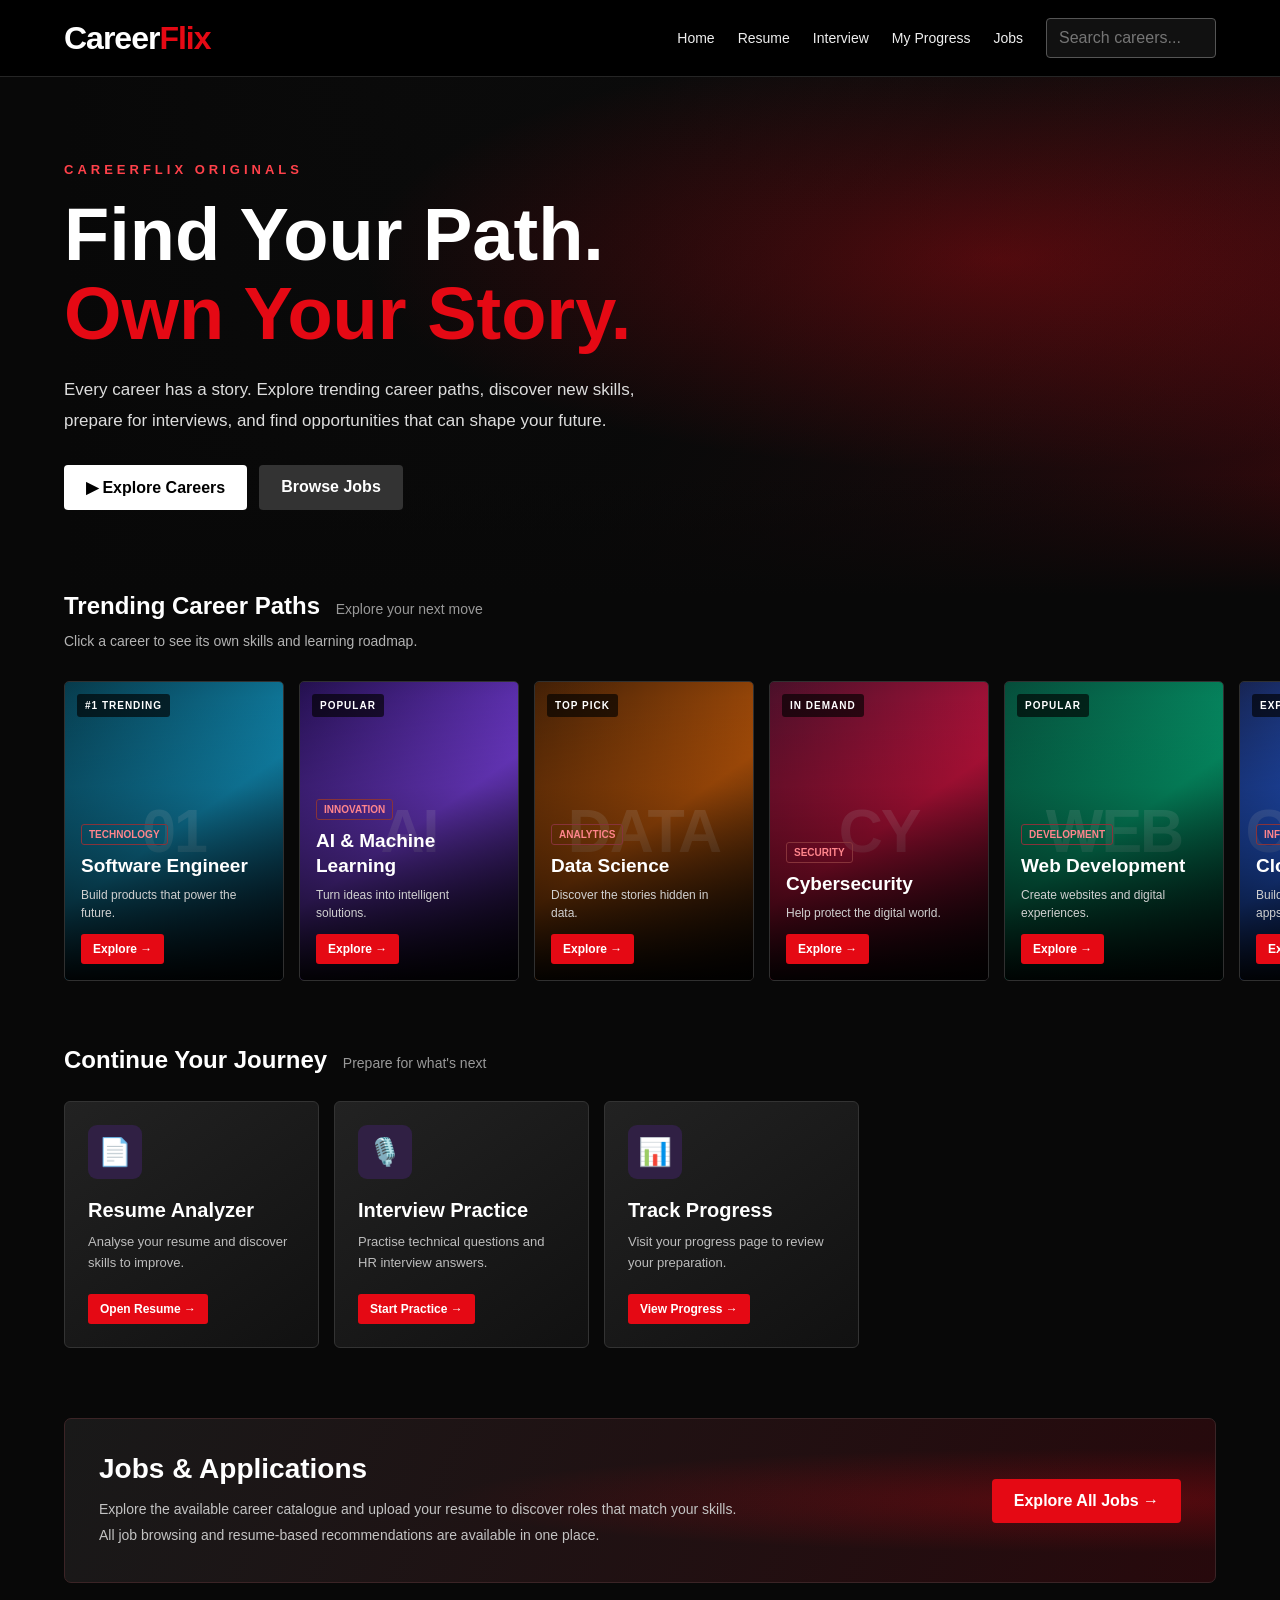
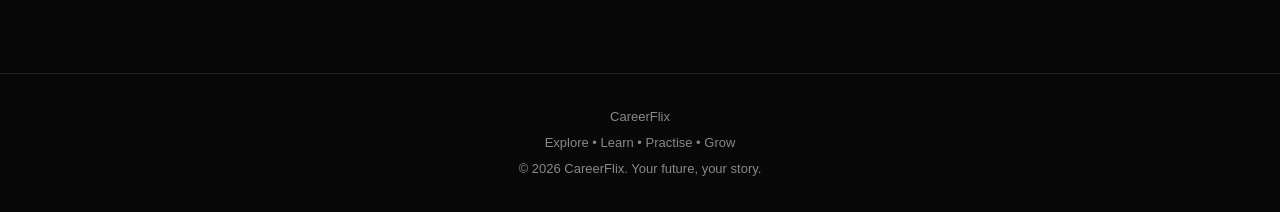
<file: Templates/index.html>
<!DOCTYPE html>
<html lang="en">
<head>
    <meta charset="UTF-8">
    <meta name="viewport" content="width=device-width, initial-scale=1.0">
    <title>CareerFlix | Explore Your Future</title>

    <style>
        * {
            margin: 0;
            padding: 0;
            box-sizing: border-box;
        }

        :root {
            --red: #e50914;
            --black: #080808;
            --card: #181818;
            --muted: #b3b3b3;
            --white: #ffffff;
        }

        html {
            scroll-behavior: smooth;
        }

        body {
            background: var(--black);
            color: var(--white);
            font-family: Arial, Helvetica, sans-serif;
            overflow-x: hidden;
        }

        body.modal-open {
            overflow: hidden;
        }

        a {
            color: inherit;
            text-decoration: none;
        }

        button, input {
            font: inherit;
        }

        button:focus-visible,
        a:focus-visible,
        .career-poster:focus-visible {
            outline: 2px solid #ff626b;
            outline-offset: 3px;
        }

        /* NAVIGATION */

        .navbar {
            position: sticky;
            top: 0;
            z-index: 100;
            display: flex;
            align-items: center;
            justify-content: space-between;
            flex-wrap: wrap;
            gap: 20px;
            padding: 18px 5%;
            background: rgba(0, 0, 0, 0.97);
            border-bottom: 1px solid #252525;
        }

        .logo {
            font-size: 32px;
            font-weight: 900;
            letter-spacing: -1px;
            white-space: nowrap;
        }

        .logo span {
            color: var(--red);
        }

        .nav-links {
            display: flex;
            align-items: center;
            justify-content: flex-end;
            flex-wrap: wrap;
            gap: 23px;
        }

        .nav-links a {
            color: #eeeeee;
            font-size: 14px;
            transition: color 0.2s;
        }

        .nav-links a:hover {
            color: #ff414a;
        }

        .search-box {
            width: 170px;
            padding: 10px 12px;
            background: #111111;
            color: white;
            border: 1px solid #555555;
            border-radius: 4px;
            outline: none;
        }

        .search-box:focus {
            border-color: white;
        }

        /* HERO BANNER */

        .hero {
            min-height: 500px;
            display: flex;
            align-items: center;
            padding: 85px 5%;
            position: relative;
            background:
                radial-gradient(
                    ellipse at 78% 35%,
                    rgba(229, 9, 20, 0.30),
                    transparent 45%
                ),
                linear-gradient(
                    90deg,
                    #080808 5%,
                    rgba(8, 8, 8, 0.84) 50%,
                    rgba(8, 8, 8, 0.3)
                ),
                linear-gradient(
                    135deg,
                    #292929,
                    #101010 55%,
                    #43080d
                );
        }

        .hero::after {
            content: "";
            position: absolute;
            bottom: 0;
            left: 0;
            right: 0;
            height: 120px;
            background: linear-gradient(transparent, #080808);
            pointer-events: none;
        }

        .hero-content {
            position: relative;
            z-index: 2;
            max-width: 680px;
        }

        .hero-label {
            color: #ff414a;
            font-size: 13px;
            font-weight: bold;
            letter-spacing: 4px;
            text-transform: uppercase;
            margin-bottom: 18px;
        }

        .hero h1 {
            font-size: clamp(42px, 6vw, 74px);
            font-weight: 900;
            line-height: 1.07;
            margin-bottom: 22px;
        }

        .hero h1 span {
            color: var(--red);
        }

        .hero p {
            max-width: 580px;
            color: #dddddd;
            font-size: 17px;
            line-height: 1.8;
            margin-bottom: 28px;
        }

        .hero-buttons {
            display: flex;
            flex-wrap: wrap;
            gap: 12px;
        }

        .button {
            display: inline-block;
            padding: 13px 22px;
            background: var(--red);
            color: white;
            border: none;
            border-radius: 4px;
            font-weight: bold;
            cursor: pointer;
            transition: background 0.2s, transform 0.2s;
        }

        .button:hover {
            background: #b20710;
            transform: translateY(-2px);
        }

        .button-white {
            background: white;
            color: black;
        }

        .button-white:hover {
            background: #dddddd;
        }

        .button-grey {
            background: #333333;
            color: white;
        }

        .button-grey:hover {
            background: #494949;
        }

        /* CONTENT SECTIONS */

        .content {
            position: relative;
            z-index: 2;
            margin-top: -28px;
            padding-bottom: 45px;
        }

        .career-section {
            margin: 25px 0 40px;
            padding-left: 5%;
        }

        .section-heading {
            font-size: 24px;
            margin-bottom: 17px;
        }

        .section-subtitle {
            color: #999999;
            font-size: 14px;
            font-weight: normal;
            margin-left: 9px;
        }

        .section-description {
            color: var(--muted);
            font-size: 14px;
            line-height: 1.7;
            margin-top: -7px;
            margin-bottom: 18px;
        }

        /* HORIZONTAL POSTER ROW */

        .poster-row {
            display: flex;
            gap: 15px;
            overflow-x: auto;
            overflow-y: hidden;
            padding: 10px 5% 25px 0;
            scrollbar-width: thin;
            scrollbar-color: #555555 transparent;
        }

        .poster-row::-webkit-scrollbar {
            height: 6px;
        }

        .poster-row::-webkit-scrollbar-thumb {
            background: #555555;
            border-radius: 10px;
        }

        /* POSTER CARDS */

        .poster {
            flex: 0 0 220px;
            height: 300px;
            position: relative;
            isolation: isolate;
            overflow: hidden;
            border-radius: 5px;
            border: 1px solid #303030;
            background: #181818;
            transition:
                transform 0.25s,
                border-color 0.25s,
                box-shadow 0.25s;
        }

        .career-poster {
            cursor: pointer;
        }

        .poster:hover {
            transform: scale(1.04);
            border-color: var(--red);
            box-shadow: 0 10px 28px rgba(0, 0, 0, 0.65);
            z-index: 5;
        }

        .poster-art {
            position: absolute;
            inset: 0;
            z-index: 0;
            display: flex;
            align-items: center;
            justify-content: center;
            color: rgba(255, 255, 255, 0.15);
            font-size: 61px;
            font-weight: 900;
            letter-spacing: -2px;
            pointer-events: none;
        }

        .poster-art::after {
            content: "";
            position: absolute;
            inset: 0;
            background: linear-gradient(
                to bottom,
                rgba(0, 0, 0, 0.02) 5%,
                rgba(0, 0, 0, 0.20) 35%,
                rgba(0, 0, 0, 0.97) 100%
            );
        }

        .art-blue {
            background: linear-gradient(145deg, #073b4c, #118ab2, #061b2b);
        }

        .art-purple {
            background: linear-gradient(145deg, #24104f, #713bd0, #130825);
        }

        .art-orange {
            background: linear-gradient(145deg, #422006, #b45309, #1c1007);
        }

        .art-green {
            background: linear-gradient(145deg, #064e3b, #059669, #022c22);
        }

        .art-red {
            background: linear-gradient(145deg, #4a102a, #be123c, #1f0711);
        }

        .art-cyan {
            background: linear-gradient(145deg, #164e63, #06b6d4, #083344);
        }

        .art-navy {
            background: linear-gradient(145deg, #172554, #2563eb, #08102b);
        }

        .art-grey {
            background: linear-gradient(145deg, #292524, #78716c, #171717);
        }

        .poster-badge {
            position: absolute;
            top: 12px;
            left: 12px;
            z-index: 2;
            padding: 6px 8px;
            border-radius: 3px;
            background: rgba(0, 0, 0, 0.65);
            font-size: 10px;
            font-weight: bold;
            letter-spacing: 1px;
            pointer-events: none;
        }

        .poster-info {
            position: absolute;
            left: 0;
            right: 0;
            bottom: 0;
            z-index: 2;
            padding: 16px;
            pointer-events: none;
        }

        .poster-tag {
            display: inline-block;
            color: #ff858c;
            border: 1px solid #87333a;
            border-radius: 3px;
            padding: 4px 7px;
            margin-bottom: 9px;
            font-size: 10px;
            font-weight: bold;
            text-transform: uppercase;
        }

        .poster-info h3 {
            font-size: 19px;
            line-height: 1.3;
            margin-bottom: 8px;
        }

        .poster-info p {
            color: #d0d0d0;
            font-size: 12px;
            line-height: 1.5;
        }

        .poster-action {
            display: inline-block;
            margin-top: 12px;
            padding: 8px 12px;
            border-radius: 3px;
            background: var(--red);
            color: white;
            font-size: 12px;
            font-weight: bold;
        }

        /* KEEP HIDDEN CARDS HIDDEN DURING SEARCH */

        .poster[hidden],
        .career-section[hidden] {
            display: none !important;
        }

        /* CONTINUE YOUR JOURNEY */

        .tool-card {
            flex: 0 0 255px;
            min-height: 240px;
            padding: 23px;
            background: linear-gradient(145deg, #222222, #111111);
            border: 1px solid #333333;
            border-radius: 6px;
            transition: transform 0.25s, border-color 0.25s;
        }

        .tool-card:hover {
            transform: translateY(-4px);
            border-color: var(--red);
        }

        .tool-icon {
            width: 54px;
            height: 54px;
            display: flex;
            align-items: center;
            justify-content: center;
            margin-bottom: 20px;
            background: #302044;
            border-radius: 9px;
            font-size: 27px;
        }

        .tool-card h3 {
            font-size: 20px;
            margin-bottom: 10px;
        }

        .tool-card p {
            min-height: 45px;
            color: #bdbdbd;
            font-size: 13px;
            line-height: 1.6;
        }

        .tool-card .poster-action {
            margin-top: 17px;
        }

        /* ONE CENTRAL JOBS SECTION */

        .jobs-banner {
            margin: 45px 5%;
            padding: 34px;
            border: 1px solid #3b2426;
            border-radius: 7px;
            background:
                radial-gradient(
                    ellipse at 90% 50%,
                    rgba(229, 9, 20, 0.25),
                    transparent 45%
                ),
                linear-gradient(115deg, #191919, #27090c);
            display: flex;
            align-items: center;
            justify-content: space-between;
            gap: 25px;
        }

        .jobs-banner h2 {
            font-size: 28px;
            margin-bottom: 12px;
        }

        .jobs-banner p {
            max-width: 650px;
            color: #c3c3c3;
            font-size: 14px;
            line-height: 1.8;
        }

        .jobs-banner .button {
            flex-shrink: 0;
            white-space: nowrap;
        }

        /* POPUP BACKDROP */

        .career-modal {
            display: none;
            position: fixed;
            inset: 0;
            z-index: 1000;
            padding: 20px;
            overflow-y: auto;
            background: rgba(0, 0, 0, 0.88);
            align-items: center;
            justify-content: center;
        }

        .career-modal.open {
            display: flex;
        }

        .career-modal-content {
            position: relative;
            width: 100%;
            max-width: 700px;
            max-height: calc(100vh - 40px);
            overflow-y: auto;
            padding: 32px;
            border: 1px solid #414141;
            border-top: 4px solid var(--red);
            border-radius: 8px;
            background: #181818;
            box-shadow: 0 20px 70px rgba(0, 0, 0, 0.85);
            animation: popupIn 0.22s ease-out;
        }

        @keyframes popupIn {
            from {
                opacity: 0;
                transform: translateY(12px) scale(0.98);
            }

            to {
                opacity: 1;
                transform: translateY(0) scale(1);
            }
        }

        .career-close {
            position: absolute;
            right: 16px;
            top: 16px;
            width: 40px;
            height: 40px;
            border: none;
            border-radius: 50%;
            background: #333333;
            color: white;
            font-size: 26px;
            cursor: pointer;
        }

        .career-close:hover {
            background: var(--red);
        }

        .modal-category {
            color: #ff5d67;
            font-size: 12px;
            font-weight: bold;
            letter-spacing: 2px;
            margin: 8px 45px 12px 0;
        }

        .career-modal-content h2 {
            font-size: 32px;
            line-height: 1.25;
            margin-bottom: 13px;
            padding-right: 25px;
        }

        .modal-description {
            color: #cccccc;
            font-size: 15px;
            line-height: 1.8;
        }

        .career-modal-content h3 {
            font-size: 18px;
            margin: 25px 0 13px;
        }

        .career-skills {
            display: flex;
            flex-wrap: wrap;
            gap: 9px;
        }

        .career-skills span {
            padding: 8px 12px;
            border-radius: 20px;
            border: 1px solid #424242;
            background: #292929;
            color: #eeeeee;
            font-size: 13px;
        }

        .career-roadmap {
            padding-left: 23px;
            color: #dddddd;
            line-height: 1.9;
        }

        .career-roadmap li {
            padding-left: 4px;
            margin-bottom: 5px;
        }

        .career-actions {
            display: flex;
            flex-wrap: wrap;
            gap: 12px;
            margin-top: 28px;
        }

        /* FOOTER */

        footer {
            padding: 30px 5%;
            border-top: 1px solid #252525;
            text-align: center;
            color: #888888;
            font-size: 13px;
            line-height: 2;
        }

        /* RESPONSIVE */

        @media (max-width: 900px) {
            .navbar {
                padding: 16px 4%;
            }

            .nav-links {
                gap: 14px;
            }

            .search-box {
                width: 140px;
            }

            .poster {
                flex-basis: 195px;
                height: 280px;
            }

            .tool-card {
                flex-basis: 230px;
            }
        }

        @media (max-width: 650px) {
            .navbar {
                align-items: flex-start;
                flex-direction: column;
                gap: 15px;
            }

            .logo {
                font-size: 28px;
            }

            .nav-links {
                justify-content: flex-start;
                gap: 13px;
            }

            .nav-links a {
                font-size: 12px;
            }

            .search-box {
                max-width: 190px;
            }

            .hero {
                min-height: 530px;
                padding: 130px 5% 85px;
            }

            .hero p {
                font-size: 15px;
            }

            .section-heading {
                font-size: 20px;
            }

            .section-subtitle {
                display: block;
                margin: 7px 0 0;
            }

            .poster {
                flex-basis: 170px;
                height: 255px;
            }

            .poster-info {
                padding: 12px;
            }

            .poster-info h3 {
                font-size: 16px;
            }

            .poster-art {
                font-size: 47px;
            }

            .jobs-banner {
                margin: 35px 4%;
                padding: 25px;
                align-items: flex-start;
                flex-direction: column;
            }

            .jobs-banner h2 {
                font-size: 23px;
            }

            .career-modal {
                padding: 12px;
            }

            .career-modal-content {
                max-height: calc(100vh - 24px);
                padding: 25px 19px;
            }

            .career-modal-content h2 {
                font-size: 25px;
            }

            .career-actions .button {
                width: 100%;
                text-align: center;
            }
        }
    </style>
</head>

<body>

    <!-- NAVIGATION -->

    <header class="navbar">

        <a href="/" class="logo">
            Career<span>Flix</span>
        </a>

        <nav class="nav-links">
            <a href="/">Home</a>
            <a href="/resume">Resume</a>
            <a href="/interview">Interview</a>
            <a href="/progress">My Progress</a>
            <a href="/jobs">Jobs</a>

            <input
                type="search"
                id="careerSearch"
                class="search-box"
                placeholder="Search careers..."
                aria-label="Search career cards"
            >
        </nav>

    </header>

    <!-- HERO BANNER -->

    <section class="hero">

        <div class="hero-content">

            <div class="hero-label">
                CareerFlix Originals
            </div>

            <h1>
                Find Your Path.<br>
                <span>Own Your Story.</span>
            </h1>

            <p>
                Every career has a story. Explore trending career paths,
                discover new skills, prepare for interviews, and find
                opportunities that can shape your future.
            </p>

            <div class="hero-buttons">

                <a href="#trending" class="button button-white">
                    ▶ Explore Careers
                </a>

                <a href="/jobs" class="button button-grey">
                    Browse Jobs
                </a>

            </div>

        </div>

    </section>

    <main class="content">

        <!-- TRENDING CAREER PATHS -->

        <section class="career-section" id="trending">

            <h2 class="section-heading">
                Trending Career Paths
                <span class="section-subtitle">Explore your next move</span>
            </h2>

            <p class="section-description">
                Click a career to see its own skills and learning roadmap.
            </p>

            <div class="poster-row">

                <article class="poster career-poster"
                    data-career="software-engineer"
                    data-search="software engineer programming coding"
                    tabindex="0" role="button"
                    aria-label="View Software Engineer details">

                    <div class="poster-art art-blue">01</div>
                    <div class="poster-badge">#1 TRENDING</div>

                    <div class="poster-info">
                        <span class="poster-tag">Technology</span>
                        <h3>Software Engineer</h3>
                        <p>Build products that power the future.</p>
                        <span class="poster-action">Explore →</span>
                    </div>
                </article>

                <article class="poster career-poster"
                    data-career="ai-ml"
                    data-search="AI artificial intelligence machine learning"
                    tabindex="0" role="button"
                    aria-label="View AI and Machine Learning details">

                    <div class="poster-art art-purple">AI</div>
                    <div class="poster-badge">POPULAR</div>

                    <div class="poster-info">
                        <span class="poster-tag">Innovation</span>
                        <h3>AI &amp; Machine Learning</h3>
                        <p>Turn ideas into intelligent solutions.</p>
                        <span class="poster-action">Explore →</span>
                    </div>
                </article>

                <article class="poster career-poster"
                    data-career="data-science"
                    data-search="data science data analyst analytics"
                    tabindex="0" role="button"
                    aria-label="View Data Science details">

                    <div class="poster-art art-orange">DATA</div>
                    <div class="poster-badge">TOP PICK</div>

                    <div class="poster-info">
                        <span class="poster-tag">Analytics</span>
                        <h3>Data Science</h3>
                        <p>Discover the stories hidden in data.</p>
                        <span class="poster-action">Explore →</span>
                    </div>
                </article>

                <article class="poster career-poster"
                    data-career="cybersecurity"
                    data-search="cybersecurity security ethical hacking"
                    tabindex="0" role="button"
                    aria-label="View Cybersecurity details">

                    <div class="poster-art art-red">CY</div>
                    <div class="poster-badge">IN DEMAND</div>

                    <div class="poster-info">
                        <span class="poster-tag">Security</span>
                        <h3>Cybersecurity</h3>
                        <p>Help protect the digital world.</p>
                        <span class="poster-action">Explore →</span>
                    </div>
                </article>

                <article class="poster career-poster"
                    data-career="web-development"
                    data-search="web development frontend backend websites"
                    tabindex="0" role="button"
                    aria-label="View Web Development details">

                    <div class="poster-art art-green">WEB</div>
                    <div class="poster-badge">POPULAR</div>

                    <div class="poster-info">
                        <span class="poster-tag">Development</span>
                        <h3>Web Development</h3>
                        <p>Create websites and digital experiences.</p>
                        <span class="poster-action">Explore →</span>
                    </div>
                </article>

                <article class="poster career-poster"
                    data-career="cloud-computing"
                    data-search="cloud computing cloud engineer AWS Azure"
                    tabindex="0" role="button"
                    aria-label="View Cloud Computing details">

                    <div class="poster-art art-navy">CLOUD</div>
                    <div class="poster-badge">EXPLORE</div>

                    <div class="poster-info">
                        <span class="poster-tag">Infrastructure</span>
                        <h3>Cloud Computing</h3>
                        <p>Build the foundation of modern apps.</p>
                        <span class="poster-action">Explore →</span>
                    </div>
                </article>

            </div>
        </section>

        <!-- CONTINUE YOUR JOURNEY -->

        <section class="career-section">

            <h2 class="section-heading">
                Continue Your Journey
                <span class="section-subtitle">Prepare for what's next</span>
            </h2>

            <div class="poster-row">

                <a class="tool-card" href="/resume">

                    <div class="tool-icon">📄</div>

                    <h3>Resume Analyzer</h3>

                    <p>
                        Analyse your resume and discover skills to improve.
                    </p>

                    <span class="poster-action">Open Resume →</span>
                </a>

                <a class="tool-card" href="/interview">

                    <div class="tool-icon">🎙️</div>

                    <h3>Interview Practice</h3>

                    <p>
                        Practise technical questions and HR interview answers.
                    </p>

                    <span class="poster-action">Start Practice →</span>
                </a>

                <a class="tool-card" href="/progress">

                    <div class="tool-icon">📊</div>

                    <h3>Track Progress</h3>

                    <p>
                        Visit your progress page to review your preparation.
                    </p>

                    <span class="poster-action">View Progress →</span>
                </a>

            </div>
        </section>

        <!-- ALL JOBS IN ONE PLACE -->

        <section class="jobs-banner" id="jobs">

            <div>

                <h2>Jobs &amp; Applications</h2>

                <p>
                    Explore the available career catalogue and upload
                    your resume to discover roles that match your skills.
                    All job browsing and resume-based recommendations
                    are available in one place.
                </p>

            </div>

            <a href="/jobs" class="button">
                Explore All Jobs →
            </a>

        </section>

    </main>

    <!-- CAREER DETAILS POPUP -->

    <div class="career-modal"
         id="careerModal"
         aria-hidden="true">

        <div class="career-modal-content"
             role="dialog"
             aria-modal="true"
             aria-labelledby="careerTitle">

            <button type="button"
                    class="career-close"
                    id="careerClose"
                    aria-label="Close career details">
                &times;
            </button>

            <p class="modal-category" id="careerCategory">
                CAREER PATH
            </p>

            <h2 id="careerTitle">Career Title</h2>

            <p class="modal-description" id="careerDescription"></p>

            <h3>Skills to Learn</h3>

            <div class="career-skills" id="careerSkills"></div>

            <h3>Suggested Learning Roadmap</h3>

            <ol class="career-roadmap" id="careerRoadmap"></ol>

            <div class="career-actions">

                <a href="/jobs" class="button">
                    Explore Jobs →
                </a>

                <a href="/interview" class="button button-grey">
                    Practise Interview →
                </a>

            </div>

        </div>

    </div>

    <!-- FOOTER -->

    <footer>
        <p>CareerFlix</p>
        <p>Explore • Learn • Practise • Grow</p>
        <p>© 2026 CareerFlix. Your future, your story.</p>
    </footer>

    <!-- JAVASCRIPT -->

    <script>
        /* INDIVIDUAL CAREER INFORMATION */

        const careerDetails = {
            "software-engineer": {
                title: "Software Engineer",
                category: "SOFTWARE & TECHNOLOGY",
                description:
                    "Design, develop, test and maintain software applications. " +
                    "Software engineers solve programming problems and build " +
                    "useful digital products.",
                skills: [
                    "Python or Java",
                    "Data Structures",
                    "Algorithms",
                    "Git & GitHub",
                    "SQL",
                    "Problem Solving"
                ],
                roadmap: [
                    "Learn programming fundamentals in Python, Java or C++.",
                    "Practise data structures and algorithms.",
                    "Build projects and learn Git and GitHub.",
                    "Study databases and software testing basics.",
                    "Prepare for technical interviews."
                ]
            },

            "ai-ml": {
                title: "AI & Machine Learning",
                category: "ARTIFICIAL INTELLIGENCE",
                description:
                    "Build applications that use data and machine learning " +
                    "models to recognise patterns, make predictions and " +
                    "solve practical problems.",
                skills: [
                    "Python",
                    "Statistics",
                    "NumPy",
                    "Pandas",
                    "Machine Learning",
                    "Scikit-learn"
                ],
                roadmap: [
                    "Learn Python and basic mathematics.",
                    "Study statistics and data handling.",
                    "Practise machine learning algorithms.",
                    "Build small prediction and classification projects.",
                    "Learn to evaluate model results."
                ]
            },

            "data-science": {
                title: "Data Science",
                category: "DATA & ANALYTICS",
                description:
                    "Analyse data, discover patterns and communicate insights " +
                    "that help answer business and research questions.",
                skills: [
                    "Python",
                    "SQL",
                    "Statistics",
                    "Pandas",
                    "NumPy",
                    "Data Visualisation"
                ],
                roadmap: [
                    "Learn Python, SQL and statistics.",
                    "Practise cleaning and analysing datasets.",
                    "Create charts and visualisations.",
                    "Complete projects with real-world datasets.",
                    "Present your findings in a portfolio."
                ]
            },

            "cybersecurity": {
                title: "Cybersecurity",
                category: "SECURITY",
                description:
                    "Help protect computer systems, applications and networks " +
                    "by identifying weaknesses and responding to security risks.",
                skills: [
                    "Networking",
                    "Linux",
                    "Python",
                    "Security Fundamentals",
                    "Web Security",
                    "Log Analysis"
                ],
                roadmap: [
                    "Learn networking and operating-system fundamentals.",
                    "Practise Linux and Python.",
                    "Study security in authorised lab environments.",
                    "Learn defensive monitoring and incident response.",
                    "Complete security projects."
                ]
            },

            "web-development": {
                title: "Web Development",
                category: "WEB & APPLICATIONS",
                description:
                    "Create responsive websites and web applications, from " +
                    "user-facing interfaces to server-side features.",
                skills: [
                    "HTML",
                    "CSS",
                    "JavaScript",
                    "React",
                    "APIs",
                    "Git"
                ],
                roadmap: [
                    "Learn HTML and CSS.",
                    "Practise JavaScript and responsive design.",
                    "Build interactive webpages.",
                    "Learn APIs and backend fundamentals.",
                    "Create and publish projects."
                ]
            },

            "cloud-computing": {
                title: "Cloud Computing",
                category: "CLOUD & INFRASTRUCTURE",
                description:
                    "Work with cloud platforms and infrastructure used to " +
                    "run, store and manage modern applications.",
                skills: [
                    "Linux",
                    "Networking",
                    "AWS or Azure",
                    "Docker",
                    "Git",
                    "Cloud Fundamentals"
                ],
                roadmap: [
                    "Learn networking and Linux basics.",
                    "Understand cloud services and deployment.",
                    "Practise introductory AWS or Azure services.",
                    "Deploy a small application.",
                    "Learn monitoring and cloud security basics."
                ]
            }
        };

        /* CAREER POPUP */

        const careerModal = document.getElementById("careerModal");
        const careerClose = document.getElementById("careerClose");

        let previousFocus = null;

        function openCareerPopup(key) {
            const career = careerDetails[key];

            if (!career) {
                return;
            }

            previousFocus = document.activeElement;

            document.getElementById("careerCategory").textContent =
                career.category;

            document.getElementById("careerTitle").textContent =
                career.title;

            document.getElementById("careerDescription").textContent =
                career.description;

            const skillsContainer =
                document.getElementById("careerSkills");

            skillsContainer.replaceChildren();

            career.skills.forEach(function(skill) {
                const tag = document.createElement("span");
                tag.textContent = skill;
                skillsContainer.appendChild(tag);
            });

            const roadmapContainer =
                document.getElementById("careerRoadmap");

            roadmapContainer.replaceChildren();

            career.roadmap.forEach(function(step) {
                const item = document.createElement("li");
                item.textContent = step;
                roadmapContainer.appendChild(item);
            });

            careerModal.classList.add("open");
            careerModal.setAttribute("aria-hidden", "false");
            document.body.classList.add("modal-open");

            careerClose.focus();
        }

        function closeCareerPopup() {
            careerModal.classList.remove("open");
            careerModal.setAttribute("aria-hidden", "true");
            document.body.classList.remove("modal-open");

            if (previousFocus) {
                previousFocus.focus();
            }
        }

        /* CLICKING A TRENDING CAREER OPENS ITS OWN DETAILS */

        document.querySelectorAll("#trending .career-poster")
            .forEach(function(card) {

                card.addEventListener("click", function() {
                    openCareerPopup(card.dataset.career);
                });

                card.addEventListener("keydown", function(event) {
                    if (event.key === "Enter" || event.key === " ") {
                        event.preventDefault();
                        openCareerPopup(card.dataset.career);
                    }
                });

            });

        /* CLOSE POPUP */

        careerClose.addEventListener("click", closeCareerPopup);

        careerModal.addEventListener("click", function(event) {
            if (event.target === careerModal) {
                closeCareerPopup();
            }
        });

        document.addEventListener("keydown", function(event) {
            if (
                event.key === "Escape" &&
                careerModal.classList.contains("open")
            ) {
                closeCareerPopup();
            }
        });

        /* SEARCH TRENDING CAREER CARDS */

        const searchInput = document.getElementById("careerSearch");
        const trendingSection = document.getElementById("trending");

        searchInput.addEventListener("input", function() {
            const query = searchInput.value.toLowerCase().trim();
            const cards = trendingSection.querySelectorAll(".career-poster");
            let visibleCount = 0;

            cards.forEach(function(card) {
                const searchableText =
                    card.innerText.toLowerCase() + " " +
                    (card.dataset.search || "").toLowerCase();

                const matches = searchableText.includes(query);

                card.hidden = !matches;

                if (matches) {
                    visibleCount++;
                }
            });

            const description =
                trendingSection.querySelector(".section-description");

            if (description) {
                description.textContent = visibleCount
                    ? "Click a career to see its own skills and learning roadmap."
                    : "No matching career found. Try another search.";
            }
        });
    </script>

</body>
</html>
</file>
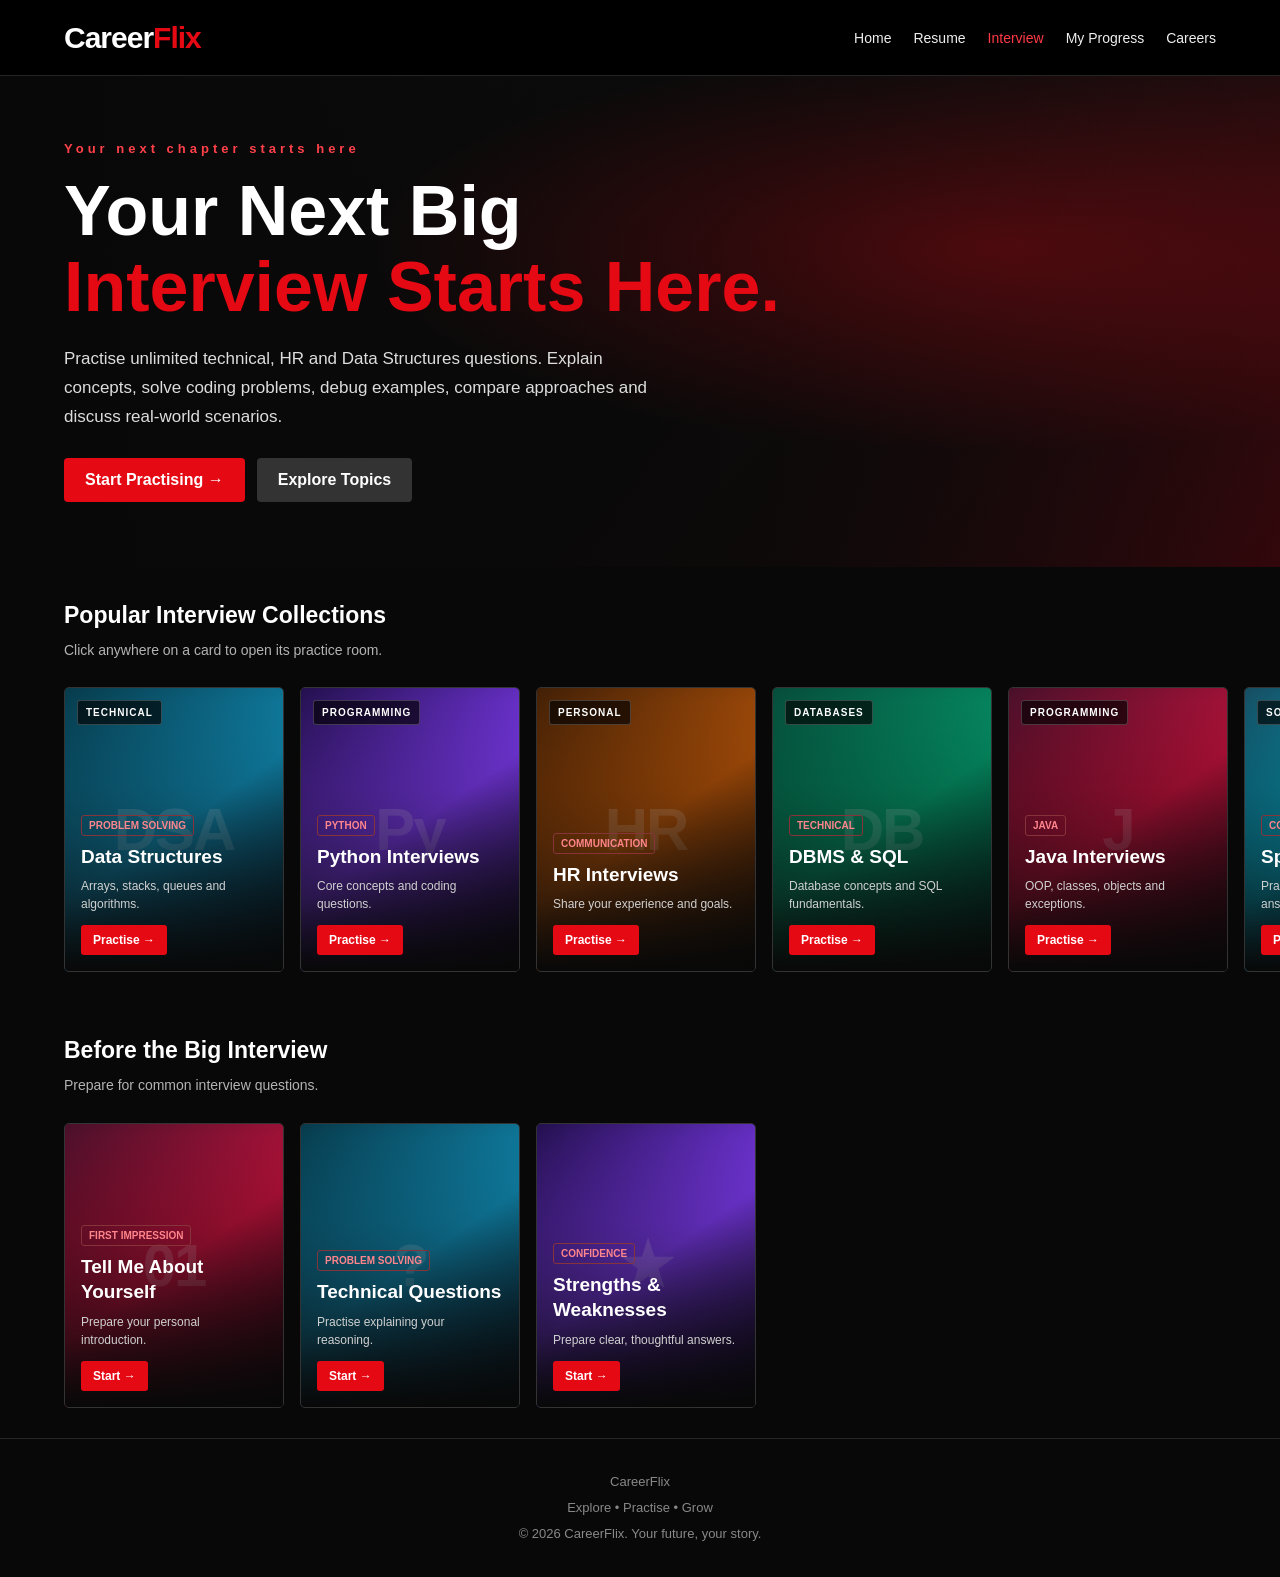
<file: Templates/interview.html>
<!DOCTYPE html>
<html lang="en">
<head>
    <meta charset="UTF-8">
    <meta name="viewport" content="width=device-width, initial-scale=1.0">
    <title>Interview Studio | CareerFlix</title>

    <style>
        * {
            margin: 0;
            padding: 0;
            box-sizing: border-box;
        }

        :root {
            --red: #e50914;
            --background: #080808;
            --card: #181818;
            --text: #ffffff;
            --muted: #b3b3b3;
        }

        html {
            scroll-behavior: smooth;
        }

        body {
            background: var(--background);
            color: var(--text);
            font-family: Arial, Helvetica, sans-serif;
            overflow-x: hidden;
        }

        body.modal-open {
            overflow: hidden;
        }

        a {
            color: inherit;
            text-decoration: none;
        }

        button, select, textarea {
            font: inherit;
        }

        button:focus-visible,
        a:focus-visible,
        .poster:focus-visible {
            outline: 2px solid #ff5660;
            outline-offset: 4px;
        }

        /* NAVIGATION BAR */

        .navbar {
            position: sticky;
            top: 0;
            z-index: 100;
            min-height: 76px;
            display: flex;
            justify-content: space-between;
            align-items: center;
            gap: 20px;
            padding: 18px 5%;
            background: rgba(0, 0, 0, 0.97);
            border-bottom: 1px solid #252525;
        }

        .logo {
            color: white;
            font-size: 30px;
            font-weight: 900;
            letter-spacing: -1px;
            white-space: nowrap;
        }

        .logo span {
            color: var(--red);
        }

        .nav-links {
            display: flex;
            align-items: center;
            flex-wrap: wrap;
            gap: 22px;
        }

        .nav-links a {
            color: #eeeeee;
            font-size: 14px;
            transition: color 0.2s;
        }

        .nav-links a:hover,
        .nav-links a.active {
            color: #ff3945;
        }

        /* HERO BANNER */

        .hero {
            min-height: 440px;
            padding: 65px 5%;
            display: flex;
            align-items: center;
            background:
                radial-gradient(
                    ellipse at 78% 35%,
                    rgba(229, 9, 20, 0.28),
                    transparent 45%
                ),
                linear-gradient(
                    90deg,
                    #080808 5%,
                    rgba(8, 8, 8, 0.82) 60%,
                    rgba(8, 8, 8, 0.25)
                ),
                linear-gradient(
                    135deg,
                    #292929,
                    #111111,
                    #40070c
                );
        }

        .hero-content {
            max-width: 720px;
        }

        .eyebrow {
            color: #ff414a;
            font-size: 13px;
            font-weight: bold;
            letter-spacing: 4px;
            margin-bottom: 18px;
        }

        .hero h1 {
            font-size: clamp(40px, 5.5vw, 70px);
            line-height: 1.08;
            margin-bottom: 20px;
        }

        .hero h1 span {
            color: var(--red);
        }

        .hero p {
            color: #dddddd;
            font-size: 17px;
            line-height: 1.7;
            max-width: 590px;
            margin-bottom: 26px;
        }

        .hero-buttons {
            display: flex;
            gap: 12px;
            flex-wrap: wrap;
        }

        .button {
            display: inline-block;
            padding: 13px 21px;
            border: none;
            border-radius: 4px;
            background: var(--red);
            color: white;
            font-weight: bold;
            cursor: pointer;
            transition: background 0.2s, transform 0.2s;
        }

        .button:hover {
            background: #b20710;
            transform: scale(1.03);
        }

        .button-grey {
            background: #333333;
        }

        .button-grey:hover {
            background: #494949;
        }

        /* CAREER COLLECTIONS */

        .section {
            padding: 35px 0 5px 5%;
        }

        .section h2 {
            font-size: 23px;
            margin-bottom: 18px;
        }

        .section-description {
            color: var(--muted);
            font-size: 14px;
            margin-top: -8px;
            margin-bottom: 18px;
            line-height: 1.6;
        }

        .poster-row {
            display: flex;
            gap: 16px;
            overflow-x: auto;
            overflow-y: hidden;
            padding: 8px 5% 25px 0;
            scrollbar-width: thin;
            scrollbar-color: #555 transparent;
        }

        .poster-row::-webkit-scrollbar {
            height: 6px;
        }

        .poster-row::-webkit-scrollbar-thumb {
            background: #555;
            border-radius: 10px;
        }

        /* CLICKABLE POSTER CARDS */

        .poster {
            flex: 0 0 220px;
            height: 285px;
            position: relative;
            isolation: isolate;
            overflow: hidden;
            border-radius: 5px;
            background: var(--card);
            border: 1px solid #333333;
            cursor: pointer;
            transition:
                transform 0.25s,
                border-color 0.25s,
                box-shadow 0.25s;
        }

        .poster:hover {
            transform: scale(1.04);
            border-color: var(--red);
            box-shadow: 0 10px 28px rgba(229, 9, 20, 0.18);
        }

        .poster-art {
            position: absolute;
            inset: 0;
            z-index: 0;
            display: flex;
            align-items: center;
            justify-content: center;
            color: rgba(255, 255, 255, 0.17);
            font-size: 60px;
            font-weight: 900;
            letter-spacing: -2px;
            pointer-events: none;
        }

        .poster-art::after {
            content: "";
            position: absolute;
            inset: 0;
            background: linear-gradient(
                to bottom,
                rgba(0, 0, 0, 0.02) 5%,
                rgba(0, 0, 0, 0.25) 35%,
                #080808 100%
            );
        }

        .blue {
            background: linear-gradient(145deg, #073b4c, #118ab2, #061b2b);
        }

        .purple {
            background: linear-gradient(145deg, #24104f, #7c3aed, #130825);
        }

        .orange {
            background: linear-gradient(145deg, #422006, #b45309, #1c1007);
        }

        .green {
            background: linear-gradient(145deg, #064e3b, #059669, #022c22);
        }

        .red {
            background: linear-gradient(145deg, #4a102a, #be123c, #1f0711);
        }

        .cyan {
            background: linear-gradient(145deg, #164e63, #06b6d4, #083344);
        }

        .navy {
            background: linear-gradient(145deg, #172554, #2563eb, #08102b);
        }

        .grey {
            background: linear-gradient(145deg, #292524, #78716c, #171717);
        }

        .poster-badge {
            position: absolute;
            top: 12px;
            left: 12px;
            z-index: 2;
            padding: 6px 8px;
            background: rgba(0, 0, 0, 0.65);
            border: 1px solid rgba(255, 255, 255, 0.2);
            border-radius: 3px;
            font-size: 10px;
            font-weight: bold;
            letter-spacing: 1px;
            pointer-events: none;
        }

        .poster-info {
            position: absolute;
            left: 0;
            right: 0;
            bottom: 0;
            z-index: 2;
            padding: 16px;
            pointer-events: none;
        }

        .tag {
            display: inline-block;
            color: #ff858c;
            border: 1px solid #87333a;
            border-radius: 3px;
            padding: 4px 7px;
            margin-bottom: 9px;
            font-size: 10px;
            font-weight: bold;
            text-transform: uppercase;
        }

        .poster-info h3 {
            font-size: 19px;
            line-height: 1.3;
            margin-bottom: 8px;
        }

        .poster-info p {
            color: #d0d0d0;
            font-size: 12px;
            line-height: 1.5;
        }

        .poster-hint {
            display: inline-block;
            margin-top: 12px;
            padding: 8px 12px;
            border-radius: 3px;
            background: var(--red);
            color: white;
            font-size: 12px;
            font-weight: bold;
        }

        /* PRACTICE POPUP BACKDROP */

        .practice-modal {
            display: none;
            position: fixed;
            inset: 0;
            z-index: 1000;
            padding: 24px;
            overflow-y: auto;
            background: rgba(0, 0, 0, 0.88);
            align-items: center;
            justify-content: center;
        }

        .practice-modal.open {
            display: flex;
        }

        /* PRACTICE ROOM INSIDE POPUP */

        .practice-section {
            position: relative;
            width: 100%;
            max-width: 850px;
            max-height: calc(100vh - 48px);
            overflow-y: auto;
            margin: 0;
            padding: 32px;
            background: #141414;
            border: 1px solid #444444;
            border-top: 3px solid var(--red);
            border-radius: 8px;
            box-shadow: 0 20px 70px rgba(0, 0, 0, 0.8);
        }

        .practice-section h2 {
            font-size: 28px;
            padding-right: 45px;
            margin-bottom: 10px;
        }

        .practice-intro {
            color: var(--muted);
            line-height: 1.7;
            margin-bottom: 24px;
        }

        .close-modal {
            position: absolute;
            top: 15px;
            right: 15px;
            width: 38px;
            height: 38px;
            border: none;
            border-radius: 50%;
            background: #333333;
            color: white;
            font-size: 25px;
            cursor: pointer;
        }

        .close-modal:hover {
            background: var(--red);
        }

        .form-label {
            display: block;
            font-size: 14px;
            font-weight: bold;
            margin: 20px 0 9px;
        }

        select,
        textarea {
            display: block;
            width: 100%;
            padding: 13px;
            color: white;
            background: #222222;
            border: 1px solid #444444;
            border-radius: 4px;
            outline: none;
        }

        select:focus,
        textarea:focus {
            border-color: var(--red);
        }

        textarea {
            min-height: 170px;
            line-height: 1.6;
            resize: vertical;
        }

        .question-box {
            margin: 22px 0;
            padding: 23px;
            background: #202020;
            border-left: 4px solid var(--red);
            border-radius: 4px;
        }

        .question-label {
            color: #ff626b;
            font-size: 12px;
            font-weight: bold;
            letter-spacing: 1px;
            margin-bottom: 12px;
        }

        .question-text {
            font-size: 21px;
            line-height: 1.5;
            font-weight: bold;
        }

        .question-count {
            display: block;
            color: #999999;
            font-size: 12px;
            margin-top: 12px;
        }

        .practice-buttons {
            display: flex;
            flex-wrap: wrap;
            gap: 12px;
            margin-top: 18px;
        }

        .feedback {
            display: none;
            margin-top: 22px;
            padding: 22px;
            background: #202020;
            border-radius: 5px;
            line-height: 1.7;
        }

        .feedback h3 {
            color: #ff626b;
            margin-bottom: 12px;
        }

        .feedback ul {
            padding-left: 20px;
            margin: 10px 0;
        }

        .feedback li {
            margin-bottom: 7px;
        }

        .note {
            color: #999999;
            font-size: 12px;
            line-height: 1.6;
            margin-top: 16px;
        }

        /* FOOTER */

        footer {
            padding: 30px 5%;
            text-align: center;
            border-top: 1px solid #252525;
            color: #888888;
            font-size: 13px;
            line-height: 2;
        }

        /* RESPONSIVE DESIGN */

        @media (max-width: 750px) {
            .navbar {
                align-items: flex-start;
                flex-direction: column;
            }

            .nav-links {
                gap: 15px;
            }

            .hero {
                min-height: 390px;
                padding: 45px 5%;
            }

            .hero p {
                font-size: 15px;
            }

            .poster {
                flex-basis: 180px;
                height: 250px;
            }

            .practice-modal {
                padding: 12px;
            }

            .practice-section {
                max-height: calc(100vh - 24px);
                padding: 23px 18px;
            }

            .practice-section h2 {
                font-size: 23px;
            }

            .question-text {
                font-size: 18px;
            }
        }

        @media (max-width: 420px) {
            .logo {
                font-size: 27px;
            }

            .nav-links {
                gap: 11px;
            }

            .nav-links a {
                font-size: 12px;
            }

            .hero h1 {
                font-size: 37px;
            }

            .poster {
                flex-basis: 165px;
            }

            .practice-buttons .button {
                width: 100%;
            }
        }
    </style>
</head>

<body>

    <!-- NAVIGATION BAR -->

    <header class="navbar">

        <a href="/" class="logo">
            Career<span>Flix</span>
        </a>

        <nav class="nav-links">
            <a href="/">Home</a>
            <a href="/resume">Resume</a>
            <a href="/interview" class="active">Interview</a>
            <a href="/progress">My Progress</a>
            <a href="/jobs">Careers</a>
        </nav>

    </header>

    <!-- HERO BANNER -->

    <section class="hero">

        <div class="hero-content">

            <div class="eyebrow">
                Your next chapter starts here
            </div>

            <h1>
                Your Next Big<br>
                <span>Interview Starts Here.</span>
            </h1>

            <p>
                Practise unlimited technical, HR and Data Structures questions.
                Explain concepts, solve coding problems, debug examples,
                compare approaches and discuss real-world scenarios.
            </p>

            <div class="hero-buttons">

                <button type="button"
                        class="button"
                        id="startPracticeButton">
                    Start Practising →
                </button>

                <a href="#collections" class="button button-grey">
                    Explore Topics
                </a>

            </div>

        </div>

    </section>

    <main>

        <!-- INTERVIEW COLLECTIONS -->

        <section class="section" id="collections">

            <h2>Popular Interview Collections</h2>

            <p class="section-description">
                Click anywhere on a card to open its practice room.
            </p>

            <div class="poster-row">

                <article class="poster"
                         data-topic="DSA"
                         tabindex="0"
                         role="button"
                         aria-label="Open Data Structures practice">

                    <div class="poster-art blue">DSA</div>
                    <div class="poster-badge">TECHNICAL</div>

                    <div class="poster-info">
                        <span class="tag">Problem Solving</span>
                        <h3>Data Structures</h3>
                        <p>Arrays, stacks, queues and algorithms.</p>
                        <span class="poster-hint">Practise →</span>
                    </div>

                </article>

                <article class="poster"
                         data-topic="Python"
                         tabindex="0"
                         role="button"
                         aria-label="Open Python practice">

                    <div class="poster-art purple">Py</div>
                    <div class="poster-badge">PROGRAMMING</div>

                    <div class="poster-info">
                        <span class="tag">Python</span>
                        <h3>Python Interviews</h3>
                        <p>Core concepts and coding questions.</p>
                        <span class="poster-hint">Practise →</span>
                    </div>

                </article>

                <article class="poster"
                         data-topic="HR"
                         tabindex="0"
                         role="button"
                         aria-label="Open HR practice">

                    <div class="poster-art orange">HR</div>
                    <div class="poster-badge">PERSONAL</div>

                    <div class="poster-info">
                        <span class="tag">Communication</span>
                        <h3>HR Interviews</h3>
                        <p>Share your experience and goals.</p>
                        <span class="poster-hint">Practise →</span>
                    </div>

                </article>

                <article class="poster"
                         data-topic="DBMS"
                         tabindex="0"
                         role="button"
                         aria-label="Open DBMS practice">

                    <div class="poster-art green">DB</div>
                    <div class="poster-badge">DATABASES</div>

                    <div class="poster-info">
                        <span class="tag">Technical</span>
                        <h3>DBMS &amp; SQL</h3>
                        <p>Database concepts and SQL fundamentals.</p>
                        <span class="poster-hint">Practise →</span>
                    </div>

                </article>

                <article class="poster"
                         data-topic="Java"
                         tabindex="0"
                         role="button"
                         aria-label="Open Java practice">

                    <div class="poster-art red">J</div>
                    <div class="poster-badge">PROGRAMMING</div>

                    <div class="poster-info">
                        <span class="tag">Java</span>
                        <h3>Java Interviews</h3>
                        <p>OOP, classes, objects and exceptions.</p>
                        <span class="poster-hint">Practise →</span>
                    </div>

                </article>

                <article class="poster"
                         data-topic="Communication"
                         tabindex="0"
                         role="button"
                         aria-label="Open Communication practice">

                    <div class="poster-art cyan">COM</div>
                    <div class="poster-badge">SOFT SKILLS</div>

                    <div class="poster-info">
                        <span class="tag">Communication</span>
                        <h3>Speaking Skills</h3>
                        <p>Practise clear and confident answers.</p>
                        <span class="poster-hint">Practise →</span>
                    </div>

                </article>

                <article class="poster"
                         data-topic="AI"
                         tabindex="0"
                         role="button"
                         aria-label="Open AI practice">

                    <div class="poster-art navy">AI</div>
                    <div class="poster-badge">TECHNOLOGY</div>

                    <div class="poster-info">
                        <span class="tag">Innovation</span>
                        <h3>AI &amp; Machine Learning</h3>
                        <p>Models, data and learning basics.</p>
                        <span class="poster-hint">Practise →</span>
                    </div>

                </article>

            </div>
        </section>

        <!-- QUICK QUESTIONS -->

        <section class="section">

            <h2>Before the Big Interview</h2>

            <p class="section-description">
                Prepare for common interview questions.
            </p>

            <div class="poster-row">

                <article class="poster"
                         data-topic="HR"
                         data-question="0"
                         tabindex="0"
                         role="button"
                         aria-label="Practise Tell Me About Yourself">

                    <div class="poster-art red">01</div>

                    <div class="poster-info">
                        <span class="tag">First Impression</span>
                        <h3>Tell Me About Yourself</h3>
                        <p>Prepare your personal introduction.</p>
                        <span class="poster-hint">Start →</span>
                    </div>

                </article>

                <article class="poster"
                         data-topic="DSA"
                         tabindex="0"
                         role="button"
                         aria-label="Practise Technical Questions">

                    <div class="poster-art blue">?</div>

                    <div class="poster-info">
                        <span class="tag">Problem Solving</span>
                        <h3>Technical Questions</h3>
                        <p>Practise explaining your reasoning.</p>
                        <span class="poster-hint">Start →</span>
                    </div>

                </article>

                <article class="poster"
                         data-topic="HR"
                         data-question="1"
                         tabindex="0"
                         role="button"
                         aria-label="Practise Strengths and Weaknesses">

                    <div class="poster-art purple">★</div>

                    <div class="poster-info">
                        <span class="tag">Confidence</span>
                        <h3>Strengths &amp; Weaknesses</h3>
                        <p>Prepare clear, thoughtful answers.</p>
                        <span class="poster-hint">Start →</span>
                    </div>

                </article>

            </div>
        </section>

    </main>

    <!-- PRACTICE POPUP -->

    <div class="practice-modal"
         id="practiceModal"
         aria-hidden="true">

        <section class="practice-section"
                 role="dialog"
                 aria-modal="true"
                 aria-labelledby="practiceTitle">

            <button type="button"
                    class="close-modal"
                    id="closePracticeButton"
                    aria-label="Close practice room">
                &times;
            </button>

            <h2 id="practiceTitle">Interview Practice Room</h2>

            <p class="practice-intro">
                Choose a topic and practise open-ended questions, coding tasks,
                debugging, complexity analysis and real-world scenarios.
                Use Next Question to keep practising.
            </p>

            <label class="form-label" for="topicSelect">
                Select Interview Topic
            </label>

            <select id="topicSelect">
                <option value="HR">HR Interview</option>
                <option value="Python">Python</option>
                <option value="DSA">Data Structures &amp; Algorithms</option>
                <option value="DBMS">DBMS &amp; SQL</option>
                <option value="Java">Java</option>
                <option value="Communication">Communication Skills</option>
                <option value="AI">AI &amp; Machine Learning</option>
            </select>

            <div class="question-box">

                <div class="question-label">
                    YOUR INTERVIEW QUESTION
                </div>

                <div class="question-text" id="questionText">
                    Tell me about yourself.
                </div>

                <span class="question-count" id="questionCount">
                    Question 1
                </span>

            </div>

            <label class="form-label" for="answerText">
                Write Your Answer
            </label>

            <textarea id="answerText"
                      placeholder="Type your answer here..."></textarea>

            <div class="practice-buttons">

                <button type="button"
                        class="button"
                        id="reviewButton">
                    Review My Answer
                </button>

                <button type="button"
                        class="button button-grey"
                        id="previousButton"
                        disabled>
                    ← Previous Question
                </button>

                <button type="button"
                        class="button button-grey"
                        id="nextButton">
                    Next Question →
                </button>

                <button type="button"
                        class="button button-grey"
                        id="clearButton">
                    Clear Answer
                </button>

            </div>

            <div class="feedback"
                 id="feedbackBox"
                 aria-live="polite">

                <h3>Your Answer Review</h3>
                <div id="feedbackContent"></div>

            </div>

            <p class="note">
                Questions are generated dynamically in your browser. The answer review
                is a writing checklist, not an AI score or correctness check.
            </p>

        </section>

    </div>

    <!-- FOOTER -->

    <footer>
        <p>CareerFlix</p>
        <p>Explore • Practise • Grow</p>
        <p>© 2026 CareerFlix. Your future, your story.</p>
    </footer>

    <!-- JAVASCRIPT -->

    <script>
/* CareerFlix question engine: open-ended, practical and dynamically generated. */
const questionBank = {
  HR: {
    concept: ["Tell me about yourself.", "What are your strengths and what skill are you currently improving?", "Why are you interested in this role?", "What does teamwork mean to you?", "How do you prioritise tasks when several deadlines overlap?", "Describe a goal you set and how you worked towards it."],
    scenario: ["A teammate is not completing their part of a group task. How would you handle it?", "You receive critical feedback on your work. What would you do next?", "You are assigned a task you have never done before. How would you approach it?", "Two urgent tasks arrive at the same time. Explain how you would decide what to do first."],
    explain: ["Explain a project or activity you are proud of.", "Describe a challenge you faced and the steps you took to solve it.", "What kind of work environment helps you learn effectively?", "What would you like to learn in your first three months in this role?"]
  },
  Python: {
    concept: ["Explain Python's list, tuple, set and dictionary with suitable use cases.", "What is the difference between == and is in Python?", "Explain mutable and immutable objects.", "How does exception handling work in Python?", "What are decorators and where might you use them?", "Explain generators and the yield keyword.", "What is the difference between shallow copy and deep copy?", "Explain list comprehension and give a practical example."],
    compare: ["Compare a list and a tuple. When would you choose each?", "Compare a Python list with a NumPy array.", "Differentiate between an iterator and an iterable.", "Compare multiprocessing and multithreading in Python."],
    coding: ["Write a Python function to check whether a string is a palindrome. Explain its time complexity.", "Write a function to find the second-largest distinct number in a list.", "Given a list of integers, return the frequency of each value without using an external library.", "Write a function that removes duplicates while preserving the original order.", "Create a function to check whether two strings are anagrams."],
    debug: ["A function unexpectedly changes a list passed to it. Explain why this can happen and how you would avoid it.", "A loop skips some items while removing elements from a list. Diagnose the issue and suggest a safe approach.", "A dictionary lookup raises a KeyError. Explain two ways to handle this safely."],
    scenario: ["You need to process a file that is too large to load fully into memory. How would you design the solution?", "An API sometimes returns missing fields. How would you make your Python code robust?"]
  },
  DSA: {
    concept: ["Explain how an array is stored and accessed in memory.", "What is a linked list? Explain its common variants.", "Explain stack and queue with real-world use cases.", "What is a hash table and how are collisions handled?", "Explain recursion and the role of a base case.", "What is a binary search tree? Explain its ordering property.", "Explain heap data structure and its applications.", "What is graph traversal? Compare BFS and DFS.", "Explain a trie and where it is useful.", "What is dynamic programming and how is it different from plain recursion?", "Explain greedy algorithms and when they work.", "What is a disjoint-set union structure?", "Explain stable and unstable sorting algorithms.", "What is a circular queue and why is it useful?", "Explain the difference between a tree and a graph."],
    compare: ["Compare arrays and linked lists for insertion, deletion and random access.", "Compare stack and queue operations and their use cases.", "Compare BFS and DFS in terms of traversal strategy and memory usage.", "Compare merge sort and quick sort.", "Compare a binary search tree and a heap.", "Compare adjacency matrix and adjacency list graph representations.", "Compare linear search and binary search, including their prerequisites.", "Compare recursion and iteration."],
    coding: ["Write language-independent steps or code to reverse a singly linked list.", "Given an array, find two values whose sum equals a target. Explain your approach.", "Implement a stack using an array and describe overflow handling.", "Implement a queue using two stacks.", "Find the middle node of a linked list in one traversal.", "Detect whether a linked list contains a cycle.", "Merge two sorted arrays into one sorted result.", "Find the first non-repeating character in a string.", "Perform level-order traversal of a binary tree.", "Find the maximum depth of a binary tree.", "Return the number of connected components in an undirected graph.", "Explain how you would find the shortest path in an unweighted graph.", "Write an algorithm to check balanced parentheses.", "Find the maximum subarray sum and explain the approach.", "Design an algorithm to remove duplicates from a sorted array."],
    debug: ["A binary search implementation sometimes misses a value at the boundary. What common boundary mistakes would you inspect?", "A recursive tree traversal causes a stack overflow on a very deep input. Explain possible fixes.", "A hash table's performance becomes poor when many keys collide. What could be happening?", "A sorting function works for positive numbers but fails with negative values. How would you investigate it?"],
    complexity: ["Analyse the time and space complexity of reversing a linked list.", "What is the average and worst-case complexity of hash table lookup, and why do they differ?", "Derive the time complexity of binary search.", "Analyse the complexity of BFS using an adjacency list.", "Compare the time and auxiliary-space complexity of merge sort and quick sort.", "What is amortised analysis? Explain it using dynamic-array insertion."],
    scenario: ["You must process millions of records and repeatedly check whether an ID has appeared before. Which data structure would you choose and why?", "A system needs undo and redo functionality. Design a suitable data-structure approach.", "You need to find the shortest route between locations in an unweighted network. Which algorithm would you use?", "A leaderboard must repeatedly return the highest-scoring item as scores change. Which data structure could help?", "A text editor needs fast insertion and deletion near the cursor. Discuss suitable structures."]
  },
  DBMS: {
    concept: ["What is database normalisation? Explain 1NF, 2NF and 3NF.", "Explain primary key, foreign key and candidate key.", "What are ACID properties?", "Explain database indexing and its trade-offs.", "What is a transaction and how is it committed or rolled back?", "Explain the purpose of database constraints."],
    compare: ["Compare DELETE, TRUNCATE and DROP.", "Compare INNER JOIN and LEFT JOIN.", "Compare clustered and non-clustered indexes.", "Compare SQL and NoSQL databases."],
    coding: ["Write an SQL query to find the second-highest salary in an Employee table.", "Write an SQL query to count employees in each department.", "Write an SQL query to find duplicate email addresses.", "Write an SQL query to join Customers and Orders and show each customer's order count."],
    scenario: ["A report query becomes slow as a table grows. How would you investigate and improve it?", "Two users update the same record at nearly the same time. What database issues could occur?"]
  },
  Java: {
    concept: ["Explain the four pillars of object-oriented programming.", "What is the difference between JDK, JRE and JVM?", "Explain method overloading and overriding.", "What is an interface and how is it different from an abstract class?", "Explain exception handling in Java.", "What are collections in Java?", "Explain the purpose of garbage collection."],
    compare: ["Compare == and equals() in Java.", "Compare ArrayList and LinkedList.", "Compare an interface and an abstract class.", "Compare checked and unchecked exceptions."],
    coding: ["Write a Java method to reverse a string without using a built-in reverse method.", "Write a program to find the frequency of each character in a string.", "Create a class that demonstrates encapsulation.", "Write a method to check whether a number is prime."],
    scenario: ["A Java application uses more memory over time. What would you investigate?", "You need a collection that stores unique elements and supports fast lookup. Which option would you consider and why?"]
  },
  Communication: {
    concept: ["How do you explain a technical concept to someone without a technical background?", "What makes a presentation clear and engaging?", "How do you make sure you have understood a task correctly?"],
    scenario: ["A teammate disagrees with your approach during a meeting. How would you respond?", "You notice that a client has misunderstood an important update. How would you clarify it?", "You have to present an unexpected project delay. How would you communicate it?"],
    explain: ["Describe a time you collaborated with others to complete a task.", "How do you respond when someone gives you constructive feedback?", "Explain how you would communicate progress during a long project."]
  },
  AI: {
    concept: ["Explain the difference between artificial intelligence, machine learning and deep learning.", "What is supervised learning? Give examples.", "Explain overfitting and underfitting.", "What is the purpose of a validation dataset?", "Explain precision, recall and F1-score.", "What is feature engineering?", "Explain the difference between classification and regression.", "What is a confusion matrix?"],
    compare: ["Compare supervised and unsupervised learning.", "Compare classification and regression.", "Compare bagging and boosting.", "Compare precision and recall and explain when each matters more."],
    scenario: ["Your model performs well on training data but poorly on unseen data. How would you investigate?", "Your dataset has many missing values. How would you decide how to handle them?", "A classification dataset is highly imbalanced. What evaluation and training strategies could you use?"],
    explain: ["Describe the main stages of a machine-learning project, from data collection to evaluation.", "Explain why data leakage can make model evaluation misleading."]
  }
};

const topicLabels = {HR:"HR Interview", Python:"Python", DSA:"Data Structures & Algorithms", DBMS:"DBMS & SQL", Java:"Java", Communication:"Communication Skills", AI:"AI & Machine Learning"};
let questionIndex = 0;
let currentQuestion = null;
// Keeps earlier questions and their unsent answers while this practice session is open.
let questionHistory = [];
let previousFocus = null;
let seenQuestions = new Set();
const modal = document.getElementById("practiceModal");
const topicSelect = document.getElementById("topicSelect");
const questionText = document.getElementById("questionText");
const questionCount = document.getElementById("questionCount");
const answerText = document.getElementById("answerText");
const feedbackBox = document.getElementById("feedbackBox");
const feedbackContent = document.getElementById("feedbackContent");

function makeQuestion(topic) {
  const bank = questionBank[topic] || questionBank.HR;
  const types = Object.keys(bank);
  // Try unseen prompts first. When a bank is exhausted, create fresh variants.
  for (let attempt = 0; attempt < 80; attempt++) {
    const type = types[Math.floor(Math.random() * types.length)];
    const pool = bank[type];
    const base = pool[Math.floor(Math.random() * pool.length)];
    const level = ["Foundation", "Intermediate", "Advanced"][Math.floor(Math.random() * 3)];
    const extensions = {
      Foundation: "Start with a clear definition and one simple example.",
      Intermediate: "Explain your reasoning step by step and include a practical example or edge case.",
      Advanced: "Discuss trade-offs, limitations, edge cases and how you would improve the approach."
    };
    const text = base + "\n\n" + extensions[level];
    const key = topic + "|" + type + "|" + text;
    if (!seenQuestions.has(key)) {
      seenQuestions.add(key);
      return {text: text, type: type, level: level, key: key};
    }
  }
  const type = types[questionIndex % types.length];
  const base = bank[type][questionIndex % bank[type].length];
  const followups = ["Give a real-world example.", "Explain your approach step by step.", "Discuss edge cases and trade-offs.", "How would you test your solution?"];
  const text = base + "\n\nFollow-up: " + followups[questionIndex % followups.length];
  return {text, type, level:"Challenge", key:topic+"|"+questionIndex+"|"+text};
}

function updatePreviousButton() {
  const button = document.getElementById("previousButton");
  button.disabled = questionHistory.length === 0;
  button.style.opacity = button.disabled ? "0.55" : "1";
  button.style.cursor = button.disabled ? "not-allowed" : "pointer";
}
function showQuestion() {
  currentQuestion = makeQuestion(topicSelect.value);
  questionText.textContent = currentQuestion.text;
  questionCount.textContent = "Question " + questionIndex + " · " + currentQuestion.type.toUpperCase() + " · " + currentQuestion.level;
  feedbackBox.style.display = "none";
  feedbackContent.replaceChildren();
  updatePreviousButton();
}
function openPracticeModal(topic) {
  previousFocus = document.activeElement;
  if (topic && questionBank[topic]) topicSelect.value = topic;
  questionIndex = 1;
  questionHistory = [];
  answerText.value = "";
  showQuestion();
  modal.classList.add("open");
  modal.setAttribute("aria-hidden", "false");
  document.body.classList.add("modal-open");
  document.getElementById("closePracticeButton").focus();
}
function closePracticeModal() {
  modal.classList.remove("open");
  modal.setAttribute("aria-hidden", "true");
  document.body.classList.remove("modal-open");
  if (previousFocus && typeof previousFocus.focus === "function") previousFocus.focus();
}

document.querySelectorAll(".poster[data-topic]").forEach(card => {
  card.addEventListener("click", () => openPracticeModal(card.dataset.topic));
  card.addEventListener("keydown", event => {
    if (event.key === "Enter" || event.key === " ") { event.preventDefault(); openPracticeModal(card.dataset.topic); }
  });
});
document.getElementById("startPracticeButton").addEventListener("click", () => openPracticeModal(topicSelect.value));
document.getElementById("closePracticeButton").addEventListener("click", closePracticeModal);
modal.addEventListener("click", event => { if (event.target === modal) closePracticeModal(); });
document.addEventListener("keydown", event => { if (event.key === "Escape" && modal.classList.contains("open")) closePracticeModal(); });
topicSelect.addEventListener("change", () => { questionIndex = 1; questionHistory = []; answerText.value = ""; showQuestion(); });
document.getElementById("nextButton").addEventListener("click", () => {
  // Preserve the current question and draft answer so Previous can restore them.
  if (currentQuestion) {
    questionHistory.push({question: currentQuestion, answer: answerText.value});
  }
  questionIndex++;
  answerText.value = "";
  showQuestion();
});
document.getElementById("previousButton").addEventListener("click", () => {
  if (!questionHistory.length) return;
  const previous = questionHistory.pop();
  currentQuestion = previous.question;
  questionIndex = Math.max(1, questionIndex - 1);
  questionText.textContent = currentQuestion.text;
  questionCount.textContent = "Question " + questionIndex + " · " + currentQuestion.type.toUpperCase() + " · " + currentQuestion.level;
  answerText.value = previous.answer;
  feedbackBox.style.display = "none";
  feedbackContent.replaceChildren();
  updatePreviousButton();
});
document.getElementById("clearButton").addEventListener("click", () => { answerText.value = ""; feedbackBox.style.display = "none"; feedbackContent.replaceChildren(); answerText.focus(); });
const PRACTICE_KEY = "careerflix_practice_history_v2";
function readPracticeHistory() {
  try { return JSON.parse(localStorage.getItem(PRACTICE_KEY) || "[]"); }
  catch (error) { return []; }
}
function savePracticeRecord(record) {
  const history = readPracticeHistory();
  history.unshift(record);
  // Keep the latest 500 reviewed answers in this browser.
  try { localStorage.setItem(PRACTICE_KEY, JSON.stringify(history.slice(0, 500))); }
  catch (error) { alert("Browser storage is full. Please clear some browser data and try again."); }
}
function buildAnswerSuggestions(answer, words) {
  const suggestions = [];
  const lower = answer.toLowerCase();
  if (words.length < 25) suggestions.push("Add more detail: explain the idea step by step and include a relevant example.");
  else if (words.length > 220) suggestions.push("Make this more concise. Use short paragraphs or 3–5 clear bullet points.");
  else suggestions.push("Your answer has a useful length. Make sure every sentence directly answers the question.");
  if (!/[.!?]/.test(answer)) suggestions.push("Use complete sentences and punctuation so your explanation is easier to follow.");
  if (!/for example|example|such as|e.g./i.test(answer)) suggestions.push("Add one practical example, small input/output, or real situation to make the answer clearer.");
  if (!/because|therefore|so that|this means|as a result/i.test(answer)) suggestions.push("Explain WHY the concept or approach works, not only WHAT it is.");
  if (topicSelect.value === "DSA" || currentQuestion.type === "coding" || currentQuestion.type === "complexity") {
    if (!/approach|step|algorithm|iterate|traverse|recursion|hash/i.test(lower)) suggestions.push("State your algorithm or approach in numbered steps before writing code.");
    if (!/time complexity|o\(1\)|o\(n\)|o\(log n\)|o\(n log n\)|o\(n²\)|o\(n\^2\)/i.test(lower)) suggestions.push("Mention time complexity and explain what input size it depends on.");
    if (!/space complexity|auxiliary space|extra space/i.test(lower)) suggestions.push("Mention space complexity, including any extra data structure you use.");
    if (!/edge case|empty|duplicate|null|single element|boundary/i.test(lower)) suggestions.push("Test edge cases such as empty input, one item, duplicates and boundary values.");
  } else if (topicSelect.value === "HR" || topicSelect.value === "Communication") {
    ["situation", "task", "action", "result"].forEach(word => {
      if (!lower.includes(word)) suggestions.push("For experience-based questions, use the STAR structure: Situation, Task, Action and Result. Make your own action and outcome clear.");
    });
    if (!/I |my |we /i.test(answer)) suggestions.push("Use a specific first-person example and clarify your own contribution.");
  } else {
    if (!/definition|means|refers to|is a/i.test(lower)) suggestions.push("Begin with a one-sentence definition before adding details.");
    if (!/advantage|disadvantage|trade.off|limitation|when to use/i.test(lower)) suggestions.push("Where relevant, add one advantage, limitation or situation in which this concept is useful.");
  }
  if (suggestions.length === 0) suggestions.push("Good structure detected by the checklist. Review technical accuracy and practise explaining it without reading.");
  return [...new Set(suggestions)];
}
document.getElementById("reviewButton").addEventListener("click", () => {
  const answer = answerText.value.trim();
  if (!answer) { alert("Please write your answer before reviewing it."); answerText.focus(); return; }
  const words = answer.split(/\s+/).filter(Boolean);
  const suggestions = buildAnswerSuggestions(answer, words);
  const record = {
    id: Date.now(), topic: topicSelect.value, topicLabel: topicLabels[topicSelect.value] || topicSelect.value,
    question: currentQuestion ? currentQuestion.text : questionText.textContent,
    type: currentQuestion ? currentQuestion.type : "practice", level: currentQuestion ? currentQuestion.level : "Practice",
    answer: answer, wordCount: words.length, suggestions: suggestions,
    reviewedAt: new Date().toLocaleString()
  };
  savePracticeRecord(record);
  feedbackContent.replaceChildren();
  const count = document.createElement("p"); count.textContent = "Word count: " + words.length + " · Saved to your practice history ✓"; feedbackContent.appendChild(count);
  const heading = document.createElement("p"); heading.textContent = "Suggestions to improve your answer:"; feedbackContent.appendChild(heading);
  const list = document.createElement("ul");
  suggestions.forEach(suggestion => { const item = document.createElement("li"); item.textContent = suggestion; list.appendChild(item); });
  feedbackContent.appendChild(list);
  const note = document.createElement("p"); note.textContent = "Note: These are writing and structure suggestions, not an AI check of whether every technical fact is correct."; feedbackContent.appendChild(note);
  feedbackBox.style.display = "block";
  feedbackBox.scrollIntoView({behavior:"smooth", block:"nearest"});
});
</script>

</body>
</html>
</file>
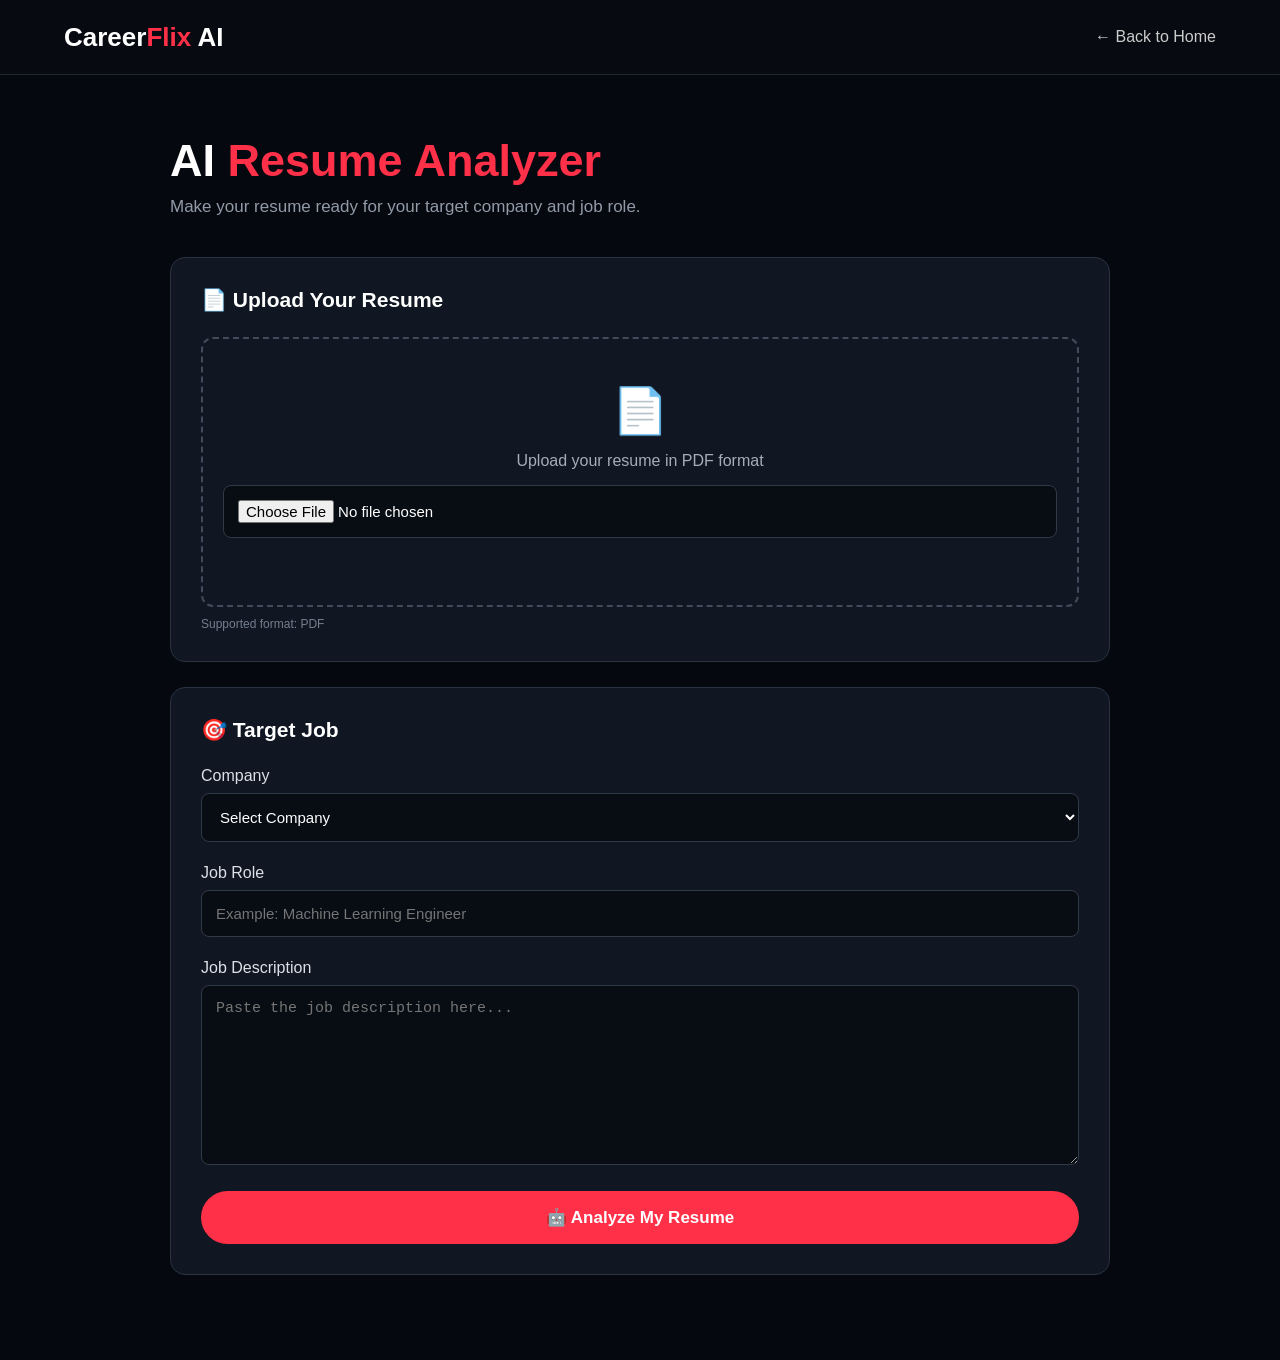
<file: Templates/resume.html>
<!DOCTYPE html>
<html lang="en">

<head>

    <meta charset="UTF-8">

    <meta name="viewport"
          content="width=device-width, initial-scale=1.0">

    <title>CareerFlix AI - Resume Analyzer</title>

    <style>

        * {
            box-sizing: border-box;
            margin: 0;
            padding: 0;
        }

        body {
            background: #05080e;
            color: white;
            font-family: Arial, sans-serif;
        }

        /* NAVBAR */

        .navbar {
            height: 75px;

            display: flex;
            align-items: center;

            padding: 0 5%;

            background: #070a10;

            border-bottom: 1px solid #202631;
        }

        .logo {
            font-size: 26px;
            font-weight: bold;
        }

        .logo span {
            color: #ff3048;
        }

        .back {
            margin-left: auto;

            color: #ccc;

            text-decoration: none;
        }

        /* MAIN */

        .container {

            max-width: 1000px;

            margin: auto;

            padding: 60px 30px;
        }

        .title {

            font-size: 45px;

            margin-bottom: 10px;
        }

        .title span {
            color: #ff3048;
        }

        .subtitle {

            color: #929aa8;

            font-size: 17px;

            margin-bottom: 40px;
        }

        /* PANEL */

        .panel {

            background: #101722;

            border: 1px solid #293342;

            border-radius: 15px;

            padding: 30px;

            margin-bottom: 25px;
        }

        .panel h2 {

            margin-bottom: 25px;

            font-size: 21px;
        }

        /* UPLOAD */

        .upload-box {

            border: 2px dashed #414b5b;

            border-radius: 12px;

            padding: 45px 20px;

            text-align: center;

            cursor: pointer;
        }

        .upload-icon {

            font-size: 45px;

            margin-bottom: 15px;
        }

        .upload-box p {

            color: #a5adba;

            margin-bottom: 15px;
        }

        input[type="file"] {

            color: white;
        }

        /* INPUTS */

        label {

            display: block;

            margin-bottom: 8px;

            color: #dce0e7;
        }

        input,
        select,
        textarea {

            width: 100%;

            background: #080c13;

            color: white;

            border: 1px solid #303a48;

            border-radius: 8px;

            padding: 14px;

            margin-bottom: 22px;

            font-size: 15px;
        }

        textarea {

            height: 180px;

            resize: vertical;
        }

        /* BUTTON */

        .analyze-btn {

            width: 100%;

            padding: 16px;

            background: #ff3048;

            color: white;

            border: none;

            border-radius: 30px;

            font-size: 17px;

            font-weight: bold;

            cursor: pointer;
        }

        .analyze-btn:hover {

            background: #e9233b;

        }

        .hint {

            color: #747e8e;

            font-size: 12px;

            margin-top: 10px;

        }

    </style>

</head>


<body>


<!-- NAVBAR -->

<nav class="navbar">

    <div class="logo">
        Career<span>Flix</span> AI
    </div>

    <a href="/" class="back">
        ← Back to Home
    </a>

</nav>


<!-- MAIN -->

<div class="container">


    <h1 class="title">

        AI <span>Resume Analyzer</span>

    </h1>


    <p class="subtitle">

        Make your resume ready for your target company
        and job role.

    </p>


    <form
        action="/analyze-resume"
        method="POST"
        enctype="multipart/form-data">


        <!-- RESUME -->

        <div class="panel">

            <h2>
                📄 Upload Your Resume
            </h2>


            <div class="upload-box">

                <div class="upload-icon">
                    📄
                </div>

                <p>
                    Upload your resume in PDF format
                </p>

                <input
                    type="file"
                    name="resume"
                    accept=".pdf"
                    required>

            </div>


            <p class="hint">
                Supported format: PDF
            </p>

        </div>


        <!-- TARGET JOB -->

        <div class="panel">

            <h2>
                🎯 Target Job
            </h2>


            <label>
                Company
            </label>

            <select name="company" required>

                <option value="">
                    Select Company
                </option>

                <option value="Google">
                    Google
                </option>

                <option value="Microsoft">
                    Microsoft
                </option>

                <option value="Amazon">
                    Amazon
                </option>

                <option value="TCS">
                    TCS
                </option>

                <option value="Infosys">
                    Infosys
                </option>

                <option value="Other">
                    Other
                </option>

            </select>


            <label>
                Job Role
            </label>

            <input
                type="text"
                name="job_role"
                placeholder="Example: Machine Learning Engineer"
                required>


            <label>
                Job Description
            </label>

            <textarea
                name="job_description"
                placeholder="Paste the job description here..."
                required></textarea>


            <button
                type="submit"
                class="analyze-btn">

                🤖 Analyze My Resume

            </button>

        </div>


    </form>


</div>


</body>

</html>
</file>
